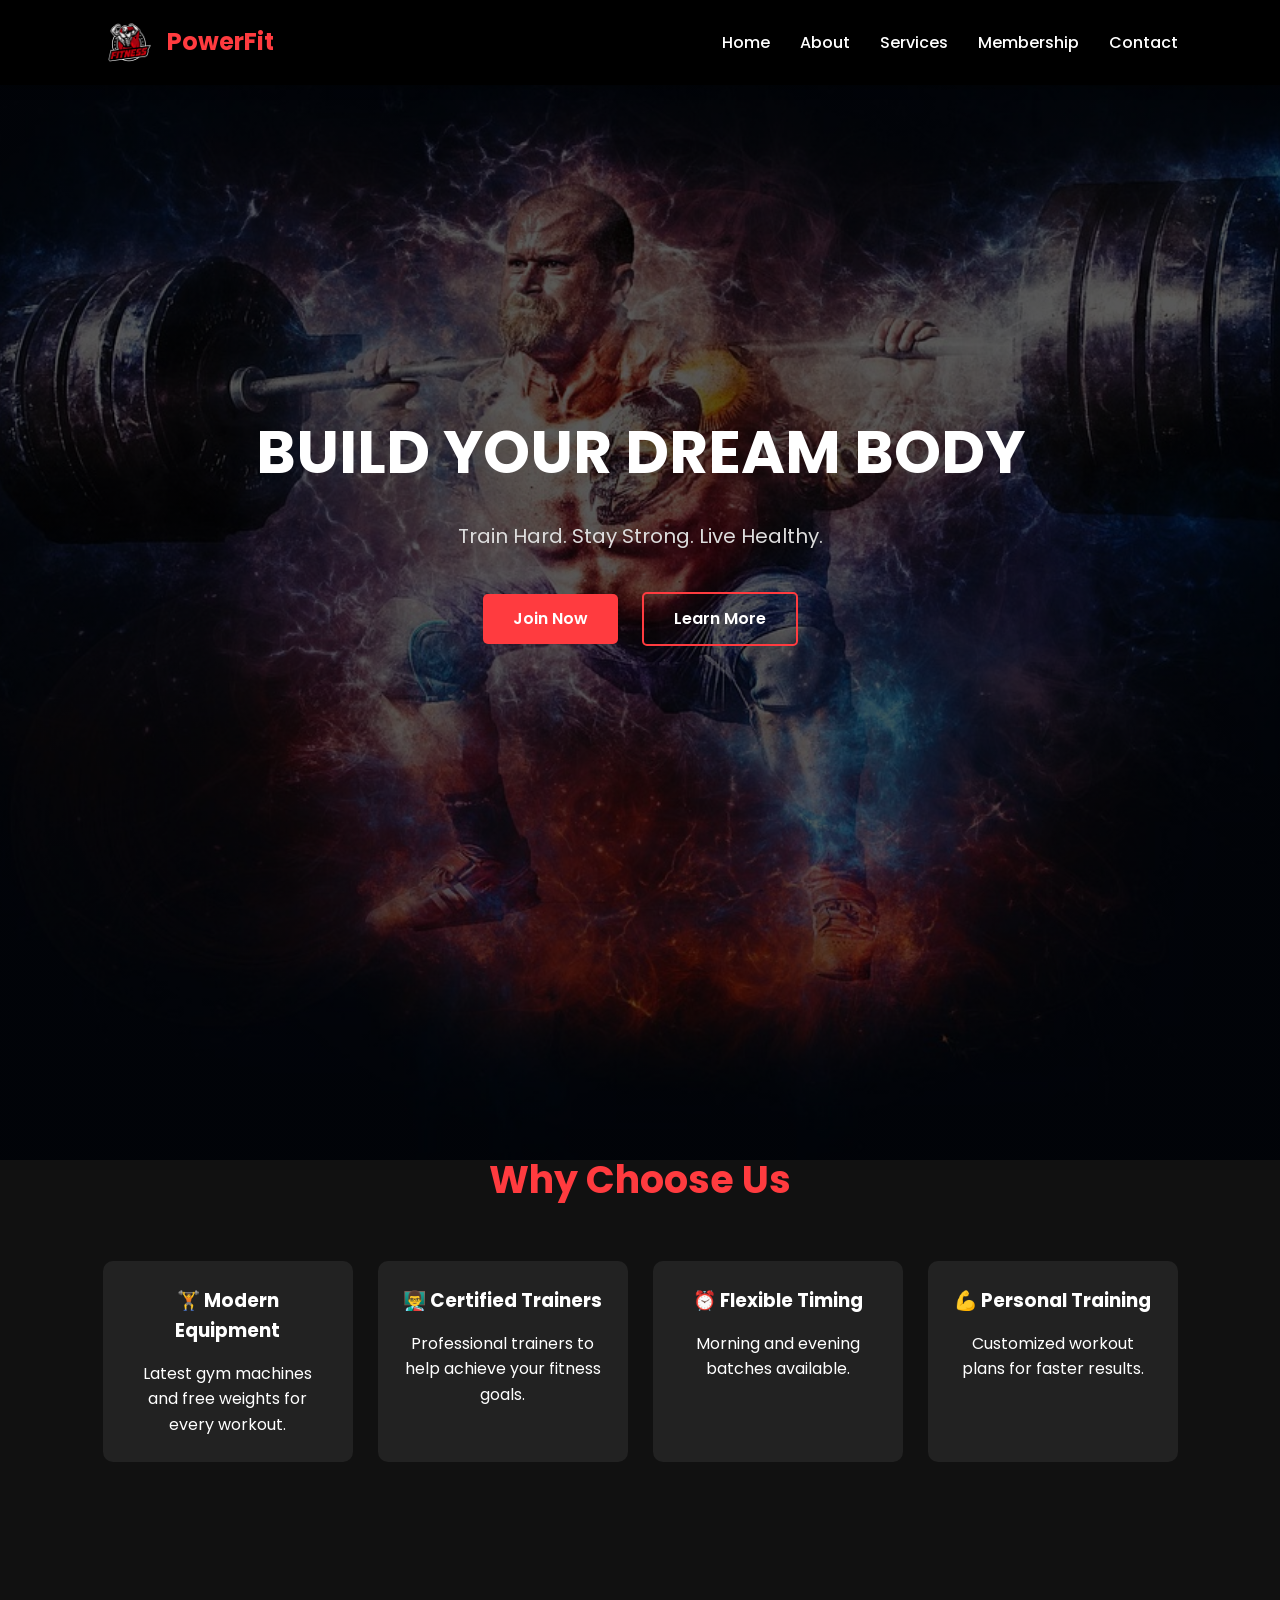
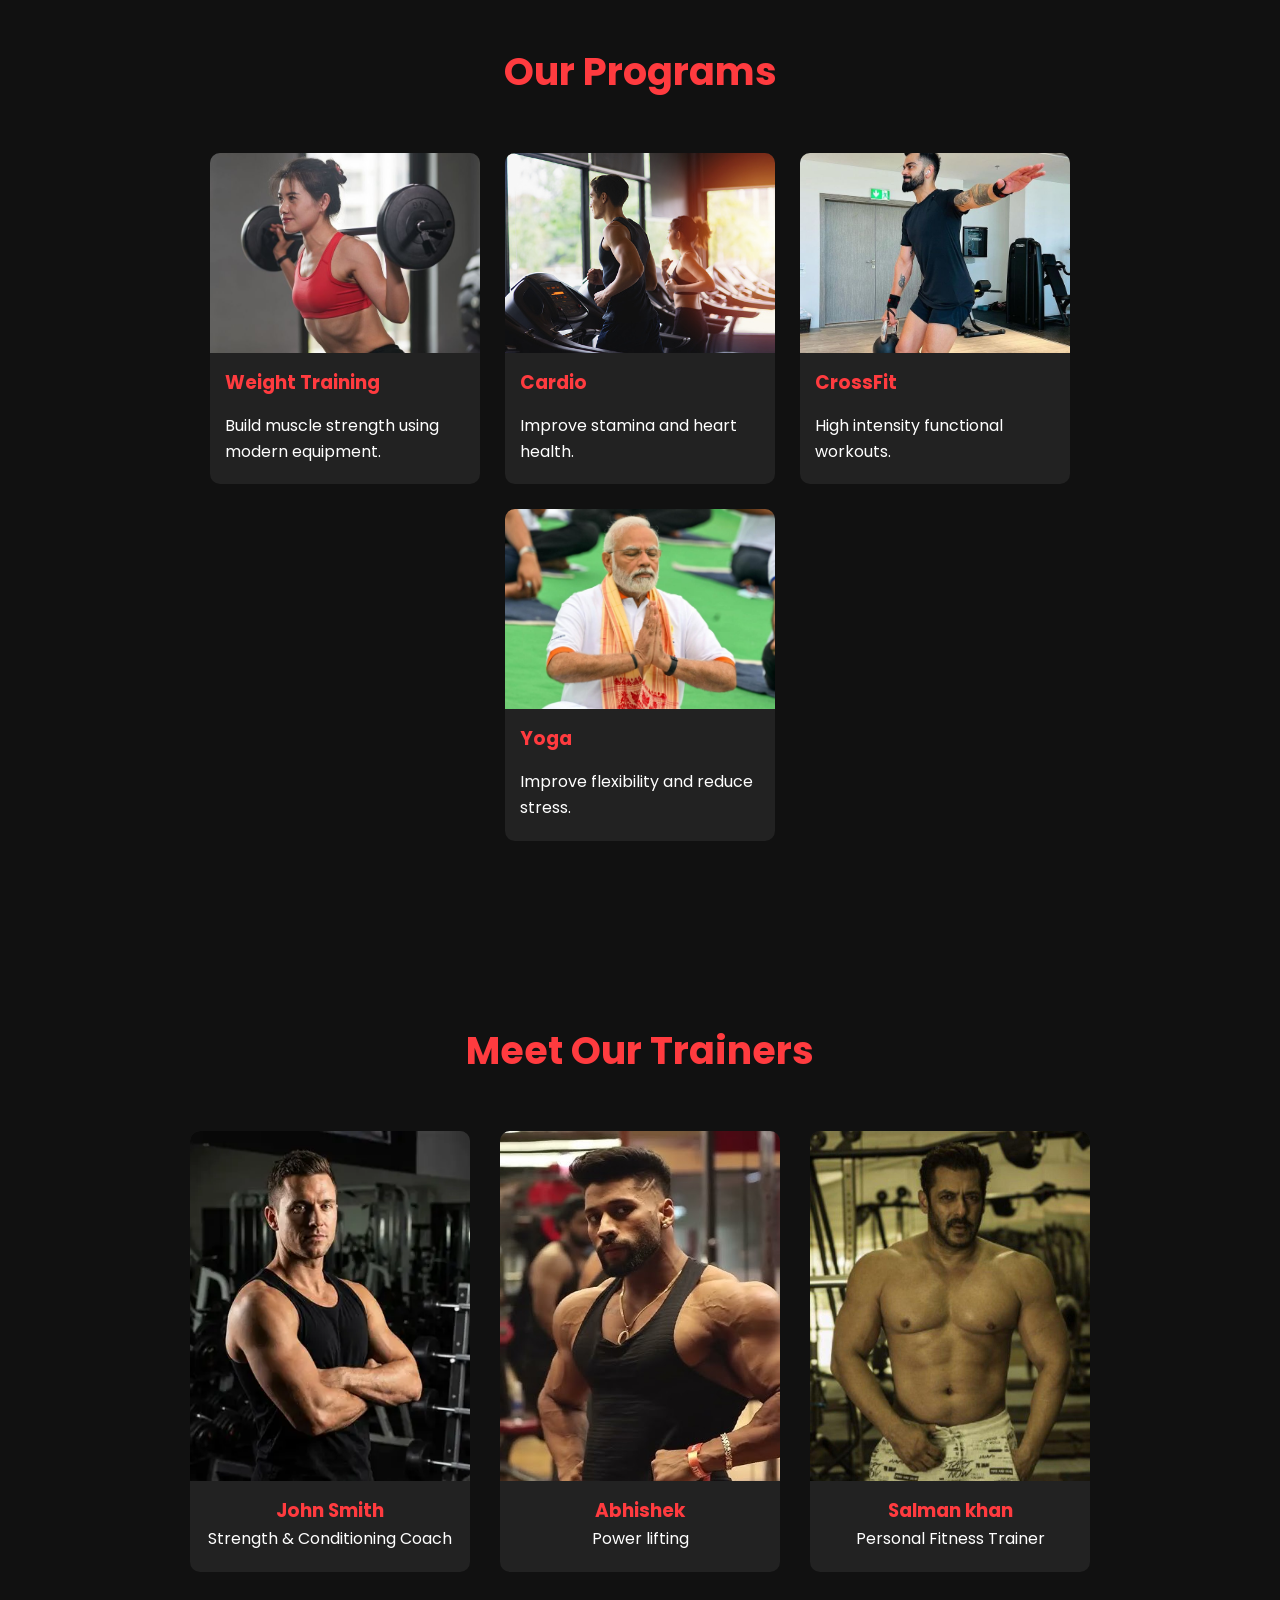
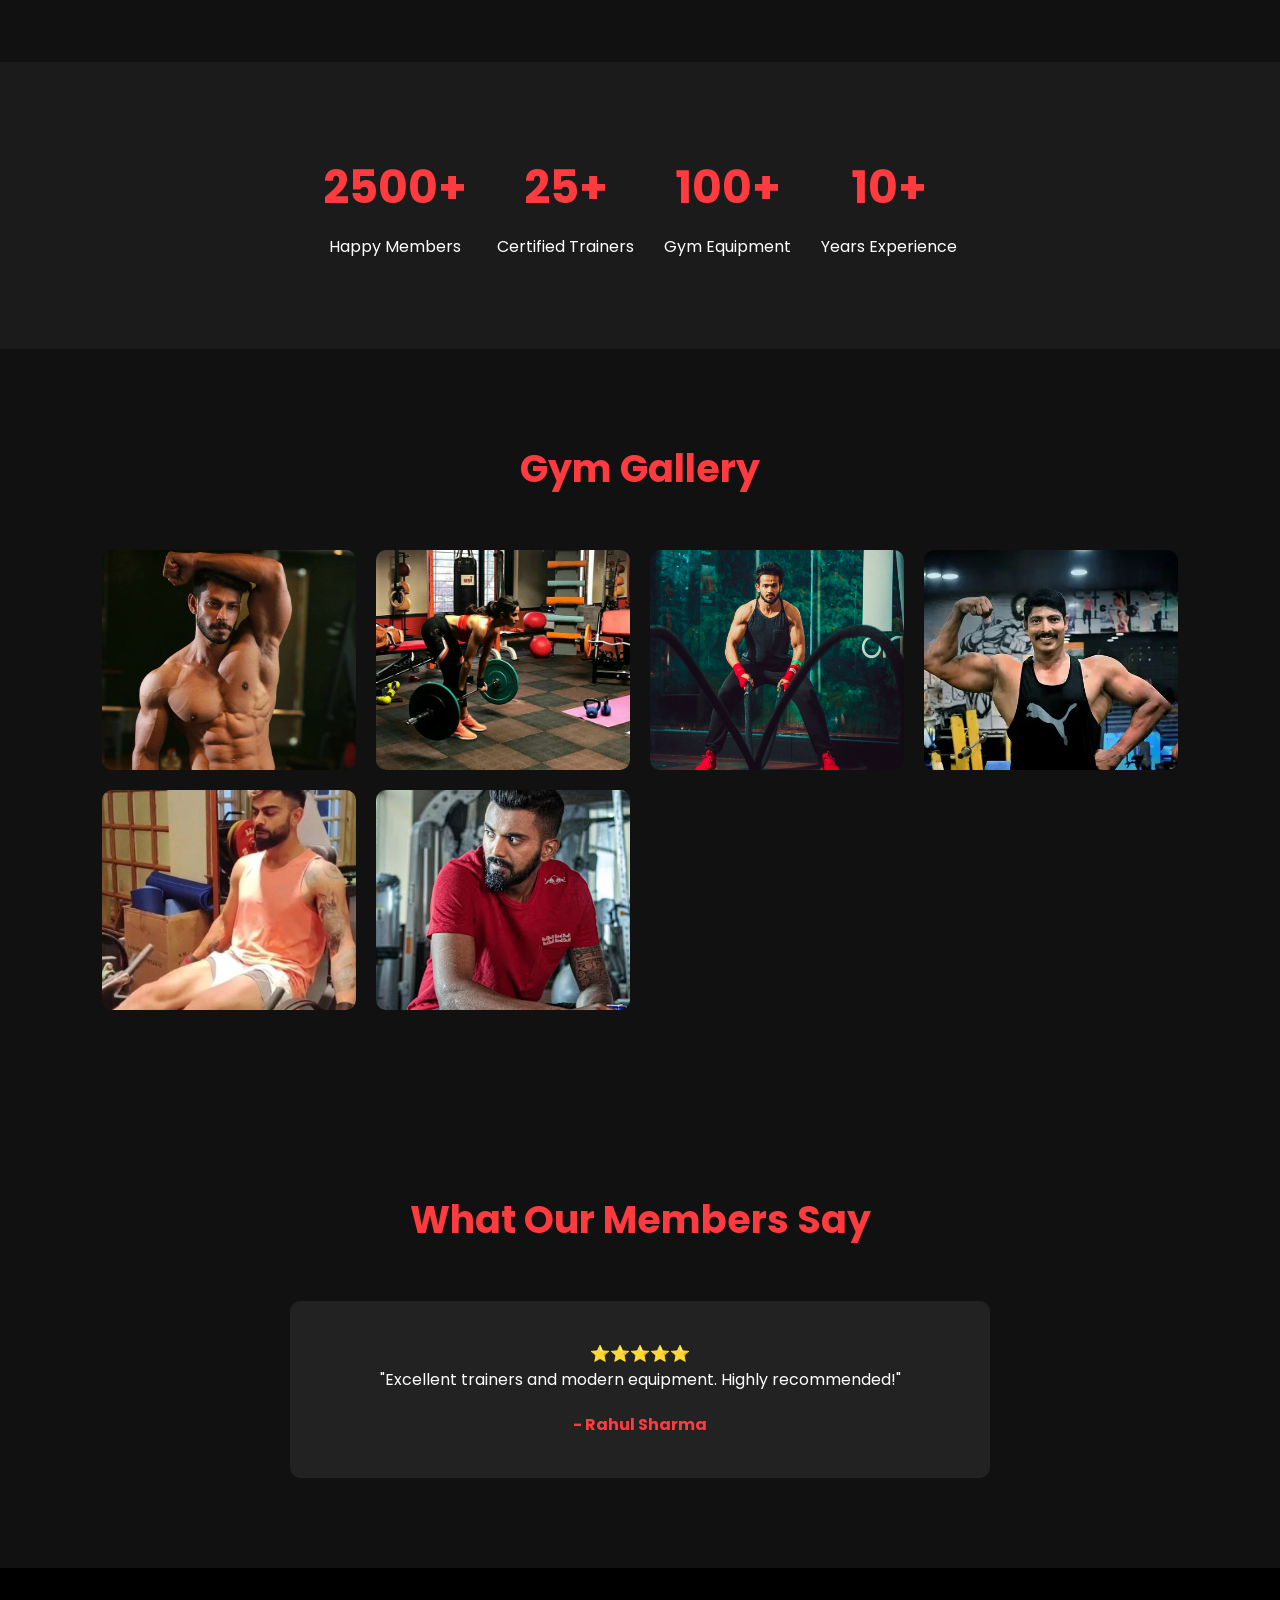
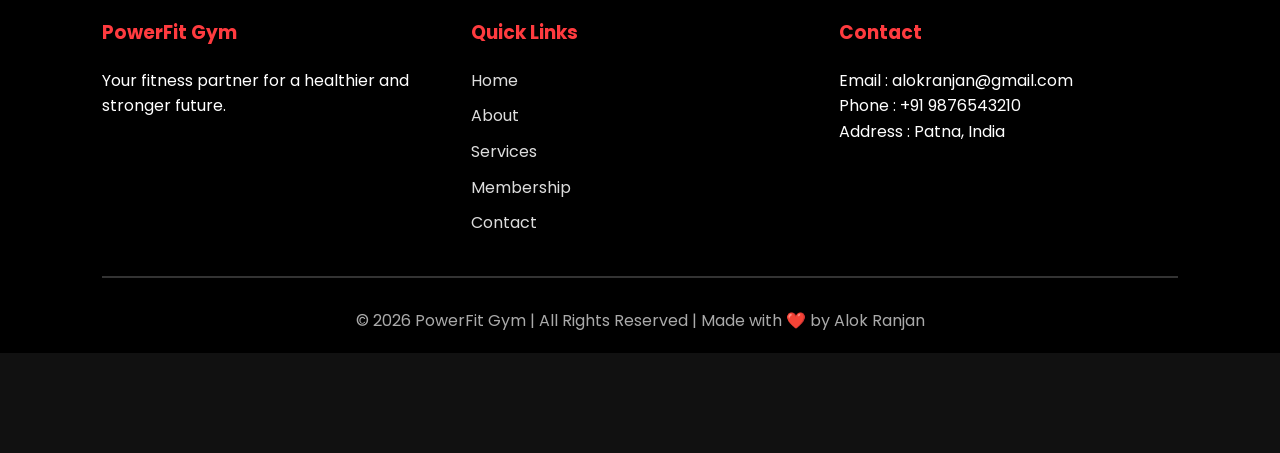
<file: index.html>
<!DOCTYPE html>
<html lang="en">
<head>
    <meta charset="UTF-8">
    <meta name="viewport" content="width=device-width, initial-scale=1.0">
    <title>Powerfit Gym</title>
    <link rel="stylesheet" href="style.css">
</head>
<body>

    <header>
        <div class="logo">
            <img src=gymlogo.jpg alt="PowerFit Gym Logo" sizes="300*300px">
            <h2>PowerFit</h2>
        </div>

        <nav>
            <ul>
                <li><a href="#">Home</a></li>
                <li><a href="about.html">About</a></li>
                <li><a href="services.html">Services</a></li>
                <li><a href="membership.html">Membership</a></li>
                <li><a href="contact.html">Contact</a></li>
            </ul>
        </nav>
    </header>

    
    <section class="hero">
        <div class="hero-content">
            <h1>BUILD YOUR DREAM BODY</h1>
            <p>Train Hard. Stay Strong. Live Healthy.</p>

            <a href="membership.html" class="btn">Join Now</a>
            <a href="about.html" class="btn btn2">Learn More</a>
        </div>
    </section>

    <section class="why-us">

        <h2>Why Choose Us</h2>

        <div class="features">

            <div class="feature-box">
                <h3>🏋 Modern Equipment</h3>
                <p>Latest gym machines and free weights for every workout.</p>
            </div>

            <div class="feature-box">
                <h3>👨‍🏫 Certified Trainers</h3>
                <p>Professional trainers to help achieve your fitness goals.</p>
            </div>

            <div class="feature-box">
                <h3>⏰ Flexible Timing</h3>
                <p>Morning and evening batches available.</p>
            </div>

            <div class="feature-box">
                <h3>💪 Personal Training</h3>
                <p>Customized workout plans for faster results.</p>
            </div>

        </div>

    </section>

    <section class="programs">

        <h2>Our Programs</h2>

        <div class="program-container">

            <div class="program-card">
                <img src=weighttraining.jpg alt="Weight Training" height="200px">

                <h3>Weight Training</h3>

                <p>Build muscle strength using modern equipment.</p>
            </div>

            <div class="program-card">
                <img src=cardio.jpg alt="Cardio">

                <h3>Cardio</h3>

                <p>Improve stamina and heart health.</p>
            </div>

            <div class="program-card">
                <img src="crossfit.jpg" alt="CrossFit">

                <h3>CrossFit</h3>

                <p>High intensity functional workouts.</p>
            </div>

            <div class="program-card">
                <img src=yoga.jpg alt="Yoga">

                <h3>Yoga</h3>

                <p>Improve flexibility and reduce stress.</p>
            </div>

        </div>

    </section>

    <section class="trainers">

        <h2>Meet Our Trainers</h2>

        <div class="trainer-container">

            <div class="trainer-card">
                <img src=johnsmith.webp alt="Trainer">

                <h3>John Smith</h3>

                <p>Strength & Conditioning Coach</p>
            </div>

            <div class="trainer-card">

                <img src=trainer2.jpg alt="Trainer">

                <h3>Abhishek </h3>

                <p>Power lifting </p>
            </div>

            <div class="trainer-card">

                <img src=trainer3.jpg alt="Trainer">

                <h3>Salman khan </h3>

                <p>Personal Fitness Trainer</p>

            </div>

        </div>

    </section>

    <section class="stats">

        <div class="stat-box">
            <h2>2500+</h2>
            <p>Happy Members</p>
        </div>

        <div class="stat-box">
            <h2>25+</h2>
            <p>Certified Trainers</p>
        </div>

        <div class="stat-box">
            <h2>100+</h2>
            <p>Gym Equipment</p>
        </div>

        <div class="stat-box">
            <h2>10+</h2>
            <p>Years Experience</p>
        </div>

    </section>

    <section class="gallery">

        <h2>Gym Gallery</h2>

        <div class="gallery-container">

            <img src=gallery1.jpg alt="">
            <img src=gallery2.jpg alt="">
            <img src=gallery3.jpg alt="">
            <img src=gallery4.jpg alt="">
            <img src=gallery5.jpg alt="">
            <img src=gallery6.jpg alt="">

        </div>

    </section>

    <section class="testimonials">

        <h2>What Our Members Say</h2>

        <div class="testimonial">

            <p>
                ⭐⭐⭐⭐⭐
            </p>

            <p>
                "Excellent trainers and modern equipment. Highly recommended!"
            </p>

            <h4>- Rahul Sharma</h4>

        </div>

    </section>

    <footer>

        <div class="footer-container">

            <div class="footer-box">

                <h3>PowerFit Gym</h3>

                <p>
                    Your fitness partner for a healthier and stronger future.
                </p>

            </div>

            <div class="footer-box">

                <h3>Quick Links</h3>

                <ul>

                    <li><a href="#">Home</a></li>
                    <li><a href="about.html">About</a></li>
                    <li><a href="services.html">Services</a></li>
                    <li><a href="membership.html">Membership</a></li>
                    <li><a href="contact.html">Contact</a></li>

                </ul>

            </div>

            <div class="footer-box">

                <h3>Contact</h3>

                <p>Email : alokranjan@gmail.com</p>
                <p>Phone : +91 9876543210</p>
                <p>Address : Patna, India</p>

            </div>

        </div>

        <hr>

        <p class="copyright">
            © 2026 PowerFit Gym | All Rights Reserved | Made with ❤️ by Alok Ranjan
        </p>

    </footer>

</body>
</html>
</file>
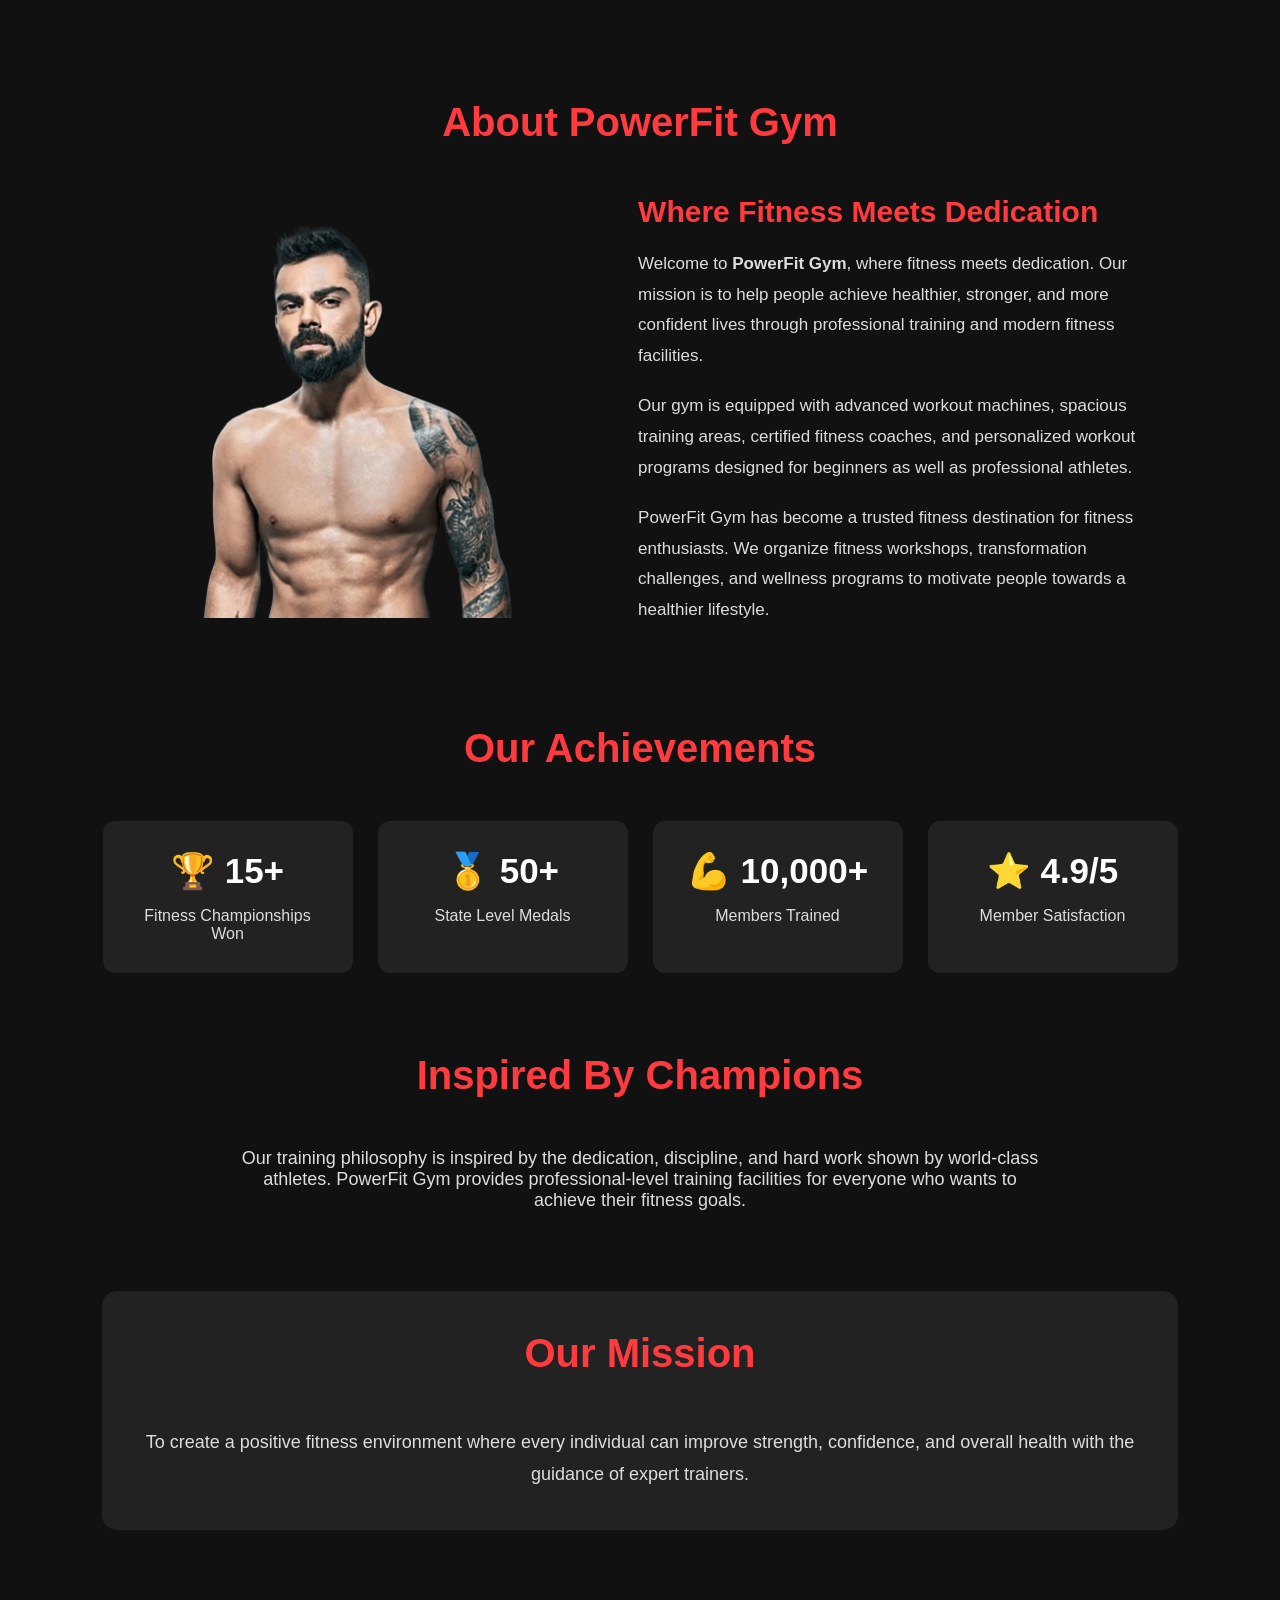
<file: about.html>
<!DOCTYPE html>
<html lang="en">
<head>
    <meta charset="UTF-8">
    <meta name="viewport" content="width=device-width, initial-scale=1.0">
    <title>Document</title>
    <link rel="stylesheet" href="about.css">
</head>
<body>
<section class="about-gym">

    <h2>About PowerFit Gym</h2>

    <div class="about-container">

        
<div class="about-image">


            <img src="vk.png" alt="PowerFit Gym">

        </div>


        <div class="about-content">

            <h3>Where Fitness Meets Dedication</h3>

            <p>
                Welcome to <b>PowerFit Gym</b>, where fitness meets dedication.
                Our mission is to help people achieve healthier, stronger,
                and more confident lives through professional training and
                modern fitness facilities.
            </p>

            <p>
                Our gym is equipped with advanced workout machines, spacious
                training areas, certified fitness coaches, and personalized
                workout programs designed for beginners as well as professional
                athletes.
            </p>

            <p>
                PowerFit Gym has become a trusted fitness destination for
                fitness enthusiasts. We organize fitness workshops,
                transformation challenges, and wellness programs to motivate
                people towards a healthier lifestyle.
            </p>

        </div>

    </div>



    <div class="achievements">

        <h2>Our Achievements</h2>

        <div class="achievement-container">


            <div class="achievement-box">

                <h3>🏆 15+</h3>

                <p>
                    Fitness Championships Won
                </p>

            </div>



            <div class="achievement-box">

                <h3>🥇 50+</h3>

                <p>
                    State Level Medals
                </p>

            </div>



            <div class="achievement-box">

                <h3>💪 10,000+</h3>

                <p>
                    Members Trained
                </p>

            </div>



            <div class="achievement-box">

                <h3>⭐ 4.9/5</h3>

                <p>
                    Member Satisfaction
                </p>

            </div>


        </div>

    </div>

    <div class="celebrity-section">

        <h2>Inspired By Champions</h2>


        <p>

            Our training philosophy is inspired by the dedication,
            discipline, and hard work shown by world-class athletes.
            PowerFit Gym provides professional-level training facilities
            for everyone who wants to achieve their fitness goals.

        </p>



    </div>

    <div class="mission">

        <h2>Our Mission</h2>

        <p>

            To create a positive fitness environment where every individual
            can improve strength, confidence, and overall health with the
            guidance of expert trainers.

        </p>

    </div>


</section>
</body>
</html>
</file>
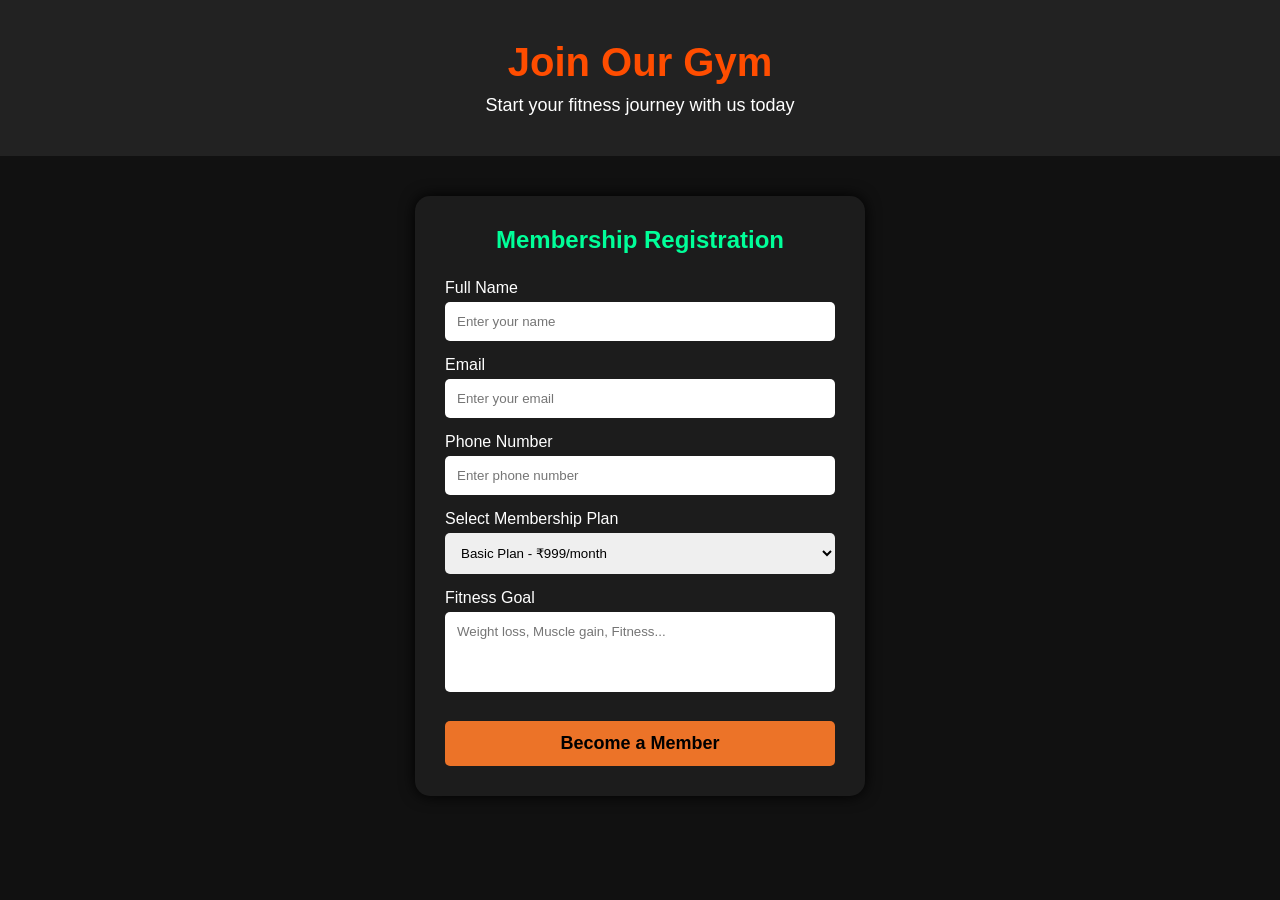
<file: membership.html>
<!DOCTYPE html>
<html lang="en">
<head>
    <meta charset="UTF-8">
    <meta name="viewport" content="width=device-width, initial-scale=1.0">
    <title>Gym Membership</title>
    <link rel="stylesheet" href="membership.css">
</head>

<body>

    <header>
        <h1>Join Our Gym</h1>
        <p>Start your fitness journey with us today</p>
    </header>

    <section class="membership">

        <h2>Membership Registration</h2>

        <form>

            <label>Full Name</label>
            <input type="text" placeholder="Enter your name">

            <label>Email</label>
            <input type="email" placeholder="Enter your email">

            <label>Phone Number</label>
            <input type="number" placeholder="Enter phone number">

            <label>Select Membership Plan</label>
            <select>
                <option>Basic Plan - ₹999/month</option>
                <option>Premium Plan - ₹1999/month</option>
                <option>Elite Plan - ₹2999/month</option>
            </select>

            <label>Fitness Goal</label>
            <textarea placeholder="Weight loss, Muscle gain, Fitness..."></textarea>

            <button type="submit">Become a Member</button>

        </form>

    </section>

</body>
</html>
</file>
<file: style.css>
@import url('https://fonts.googleapis.com/css2?family=Poppins:wght@300;400;500;600;700;800&display=swap');

*{
    margin:0;
    padding:0;
    box-sizing:border-box;
    font-family:'Poppins',sans-serif;
    scroll-behavior:smooth;
}

body{
    background:#111;
    color:#fff;
    line-height:1.6;
}

img{
    width:100%;
    display:block;
}

a{
    text-decoration:none;
}

ul{
    list-style:none;
}

header{
    position:fixed;
    top:0;
    left:0;
    width:100%;
    background:#000;
    display:flex;
    justify-content:space-between;
    align-items:center;
    padding:15px 8%;
    z-index:1000;
    box-shadow:0 0 10px rgba(0,0,0,.5);
}

.logo{
    display:flex;
    align-items:center;
    gap:10px;
}

.logo img{
    width:55px;
    height:55px;
    border-radius:50%;
}

.logo h2{
    color:#ff3b3f;
}

nav ul{
    display:flex;
    gap:30px;
}

nav ul li a{
    color:#fff;
    font-weight:500;
    transition:.3s;
}

nav ul li a:hover{
    color:#ff3b3f;
}

.hero{
    margin-top: -100px;
    margin-bottom: -100px;
    height:auto;
    min-height:140vh;
    background:
    linear-gradient(rgba(0,0,0,.65),rgba(0,0,0,.65)),
    url(weightlifting-2427461_1280.jpg);
    background-size:cover ;
    background-position:center;
    display:flex;
    justify-content:center;
    align-items:center;
    text-align:center;
    padding:20px;
}

.hero-content h1{
    font-size:60px;
    margin-bottom:20px;
    color:#fff;
}

.hero-content p{
    font-size:20px;
    margin-bottom:30px;
    color:#ddd;
}


.btn{
    display:inline-block;
    background:#ff3b3f;
    color:#fff;
    padding:12px 30px;
    border-radius:5px;
    margin:10px;
    transition:.4s;
    font-weight:600;
}

.btn:hover{
    background:#fff;
    color:#ff3b3f;
}

.btn2{
    background:transparent;
    border:2px solid #ff3b3f;
}

.btn2:hover{
    background:#ff3b3f;
    color:#fff;
}


section{
    padding:90px 8%;
}

section h2{
    text-align:center;
    font-size:38px;
    margin-bottom:50px;
    color:#ff3b3f;
}


.features{
    display:flex;
    flex-wrap:wrap;
    justify-content:center;
    gap:25px;
}

.feature-box{
    width:250px;
    background:#222;
    padding:25px;
    text-align:center;
    border-radius:10px;
    transition:.4s;
}

.feature-box:hover{
    transform:translateY(-10px);
    background:#ff3b3f;
}

.feature-box h3{
    margin-bottom:15px;
}


.program-container{
    display:flex;
    flex-wrap:wrap;
    justify-content:center;
    gap:25px;
}

.program-card{
    width:270px;
    background:#222;
    border-radius:10px;
    overflow:hidden;
    transition:.4s;
}

.program-card:hover{
    transform:scale(1.05);
}

.program-card img{
    height:200px;
    object-fit:cover;
}

.program-card h3{
    color:#ff3b3f;
    padding:15px;
}

.program-card p{
    padding:0 15px 20px;
}


.trainer-container{
    display:flex;
    flex-wrap:wrap;
    justify-content:center;
    gap:30px;
}

.trainer-card{
    width:280px;
    background:#222;
    text-align:center;
    border-radius:10px;
    overflow:hidden;
    transition:.4s;
}

.trainer-card:hover{
    transform:translateY(-10px);
}

.trainer-card img{
    height:350px;
    object-fit:cover;
}

.trainer-card h3{
    margin-top:15px;
    color:#ff3b3f;
}

.trainer-card p{
    margin-bottom:20px;
}

.stats{
    display:flex;
    flex-wrap:wrap;
    justify-content:center;
    gap:30px;
    background:#1b1b1b;
}

.stat-box{
    text-align:center;
}

.stat-box h2{
    color:#ff3b3f;
    font-size:45px;
    margin-bottom:10px;
}

.gallery-container{
    display:grid;
    grid-template-columns:repeat(auto-fit,minmax(250px,1fr));
    gap:20px;
}

.gallery-container img{
    height:220px;
    object-fit:cover;
    border-radius:10px;
    transition:.4s;
}

.gallery-container img:hover{
    transform:scale(1.05);
}


.testimonial{
    max-width:700px;
    margin:auto;
    background:#222;
    padding:40px;
    border-radius:10px;
    text-align:center;
}

.testimonial h4{
    color:#ff3b3f;
    margin-top:20px;
}

footer{
    background:#000;
    padding:50px 8% 20px;
}

.footer-container{
    display:flex;
    flex-wrap:wrap;
    justify-content:space-between;
    gap:30px;
}

.footer-box{
    flex:1;
    min-width:250px;
}

.footer-box h3{
    color:#ff3b3f;
    margin-bottom:20px;
}

.footer-box ul li{
    margin-bottom:10px;
}

.footer-box ul li a{
    color:#ddd;
    transition:.3s;
}

.footer-box ul li a:hover{
    color:#ff3b3f;
}

footer hr{
    margin:30px 0;
    border:1px solid #333;
}

.copyright{
    text-align:center;
    color:#aaa;
}

/* =========================
   RESPONSIVE
========================= */
@media(max-width:992px){

    header{
        flex-direction:row;
        gap:15px;
    }

    nav ul{
        gap:20px;
        flex-wrap:wrap;
        justify-content:center;
    }

    .hero-content h1{
        font-size:45px;
    }
}

@media(max-width:768px){

    .hero-content h1{
        font-size:35px;
    }

    .hero-content p{
        font-size:18px;
    }

    section{
        padding:70px 5%;
    }

    section h2{
        font-size:30px;
    }

    .feature-box,
    .program-card,
    .trainer-card{
        width:100%;
        max-width:350px;
    }

    .footer-container{
        flex-direction:row;
        text-align:center;
    }
}

@media(max-width:480px){

    nav ul{
        flex-direction:row;
        text-align:center;
    }

    .hero-content h1{
        font-size:28px;
    }

    .btn{
        display:block;
        width:200px;
        margin:10px auto;
    }
}
</file>
<file: about.css>
*{
    margin:0;
    padding:0;
    box-sizing:border-box;
    font-family:'Poppins',sans-serif;
}

body{
    background:#111;
    color:white;
}

.about-gym{
    padding:100px 8%;
}


.about-gym h2{
    text-align:center;
    color:#ff3b3f;
    font-size:40px;
    margin-bottom:50px;
}

.about-container{

    display:flex;
    align-items:center;
    justify-content:center;
    gap:50px;

}


.about-image{

    width:45%;

}


.about-image img{

    width:100%;
    height:400px;
    object-fit:cover;
    border-radius:15px;

}

.about-content{

    width:50%;

}

.about-content h3{

    font-size:30px;
    margin-bottom:20px;
    color:#ff3b3f;

}
.about-content p{

    color:#ddd;
    margin-bottom:20px;
    font-size:17px;
    line-height:1.8;

}

.achievements{

    margin-top:80px;

}


.achievement-container{

    display:flex;
    justify-content:center;
    flex-wrap:wrap;
    gap:25px;

}


.achievement-box{

    background:#222;
    width:250px;
    padding:30px;
    text-align:center;
    border-radius:12px;
    transition:.4s;

}


.achievement-box:hover{

    transform:translateY(-10px);
    background:#ff3b3f;

}


.achievement-box h3{

    font-size:35px;
    margin-bottom:15px;

}


.achievement-box p{

    color:#ddd;

}

.celebrity-section{

    margin-top:80px;
    text-align:center;

}


.celebrity-section p{

    max-width:800px;
    margin:auto;
    color:#ddd;
    font-size:18px;

}

.celebrity-images{

    margin-top:40px;
    display:flex;
    justify-content:center;
    gap:30px;
    flex-wrap:wrap;

}


.celebrity-images img{

    width:350px;
    height:250px;
    object-fit:cover;
    border-radius:15px;
    transition:.4s;

}


.celebrity-images img:hover{

    transform:scale(1.05);

}

.mission{

    margin-top:80px;
    background:#222;
    padding:40px;
    border-radius:15px;
    text-align:center;

}


.mission p{

    color:#ddd;
    font-size:18px;
    line-height:1.8;

}

@media(max-width:900px){


    .about-container{

        flex-direction:column;

    }


    .about-image,
    .about-content{

        width:100%;

    }


    .about-image img{

        height:300px;

    }


    .about-gym h2{

        font-size:32px;

    }


}

@media(max-width:500px){


    .achievement-box{

        width:100%;

    }


    .celebrity-images img{

        width:100%;

    }


}
</file>
<file: membership.css>
*{
    margin:0;
    padding:0;
    box-sizing:border-box;
    font-family:Arial, sans-serif;
}

body{
    background:#111;
    color:white;
}

header{
    text-align:center;
    padding:40px;
    background:#222;
}

header h1{
    font-size:40px;
    color:#ff4d00;
}

header p{
    margin-top:10px;
    font-size:18px;
}


.membership{
    width:450px;
    margin:40px auto;
    background:#1c1c1c;
    padding:30px;
    border-radius:15px;
    box-shadow:0 0 15px black;
}


.membership h2{
    text-align:center;
    margin-bottom:25px;
    color:#00ff99;
}


form label{
    display:block;
    margin-top:15px;
    margin-bottom:5px;
}


input, select, textarea{

    width:100%;
    padding:12px;
    border:none;
    border-radius:5px;
    outline:none;
}


textarea{
    height:80px;
    resize:none;
}


button{

    width:100%;
    margin-top:25px;
    padding:12px;
    background:#ec7328;
    border:none;
    border-radius:5px;
    font-size:18px;
    font-weight:bold;
    cursor:pointer;
}


button:hover{
    background:white;
}
</file>
